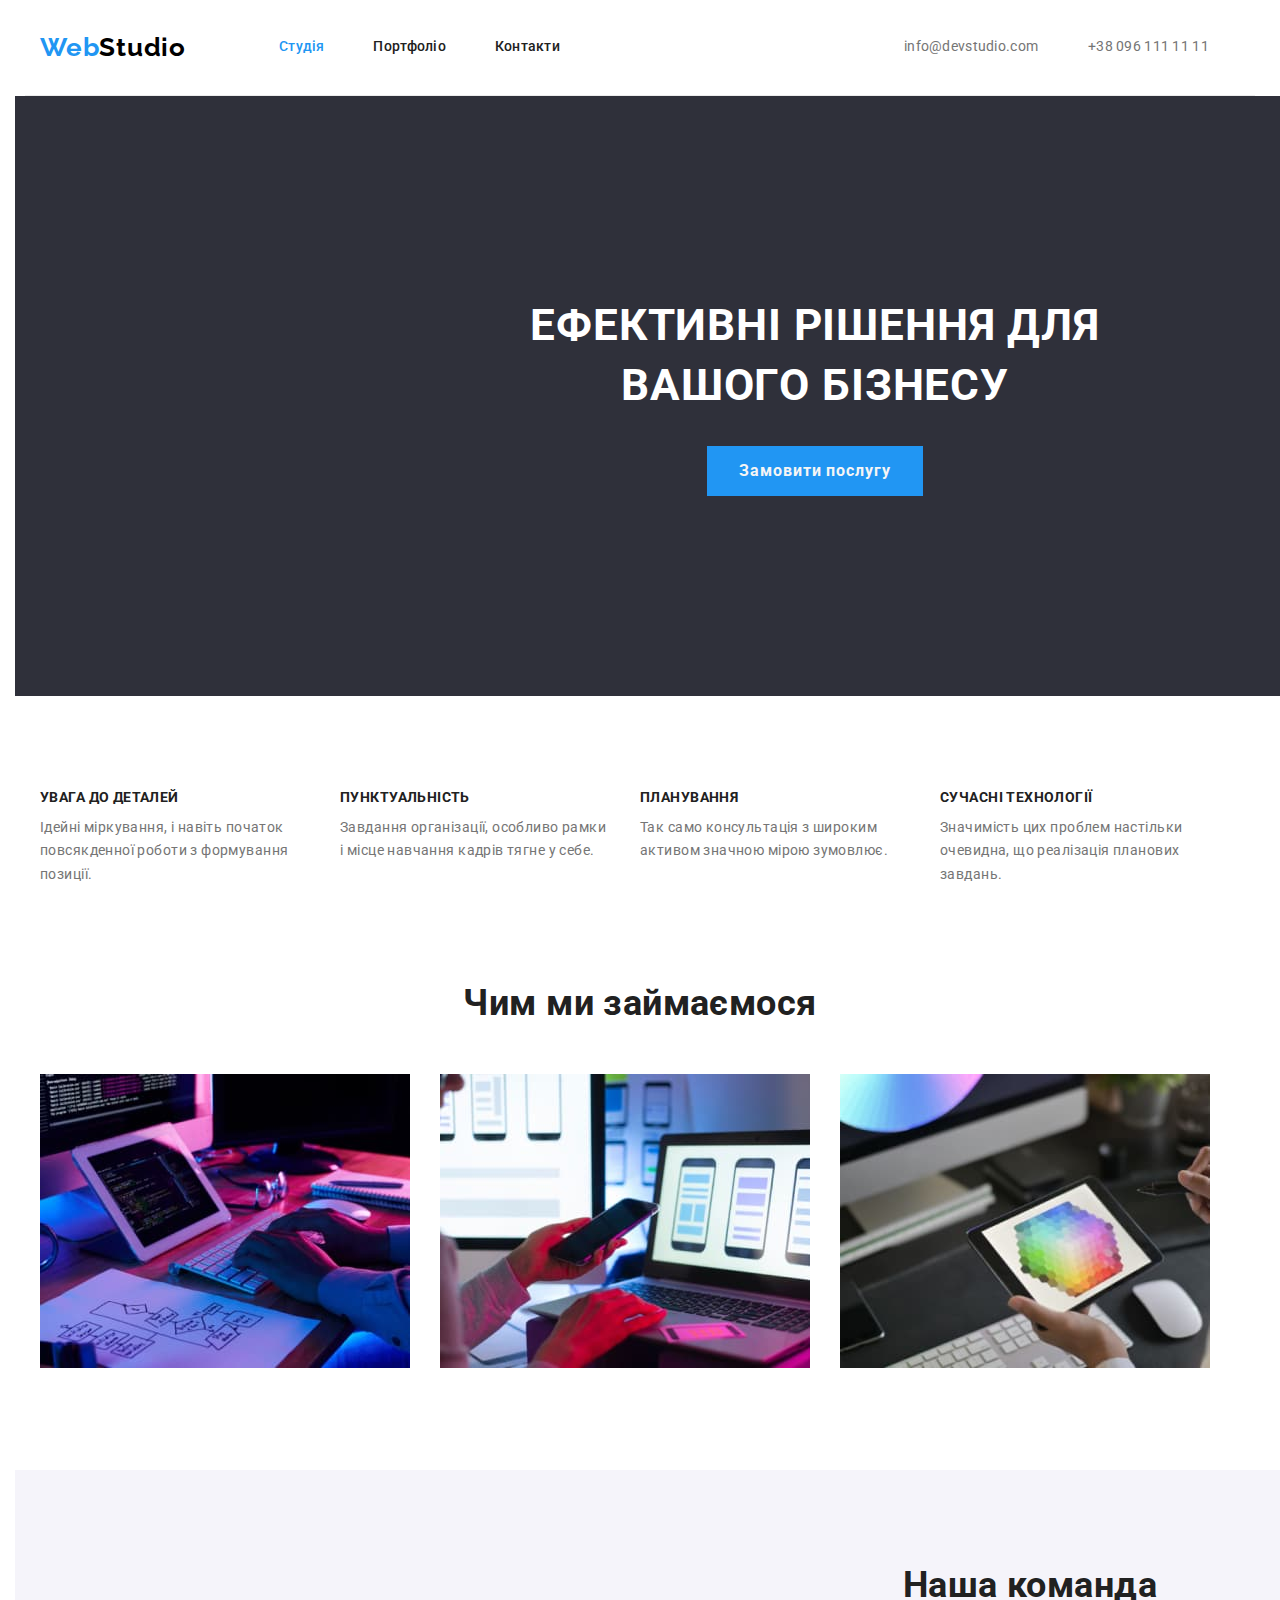
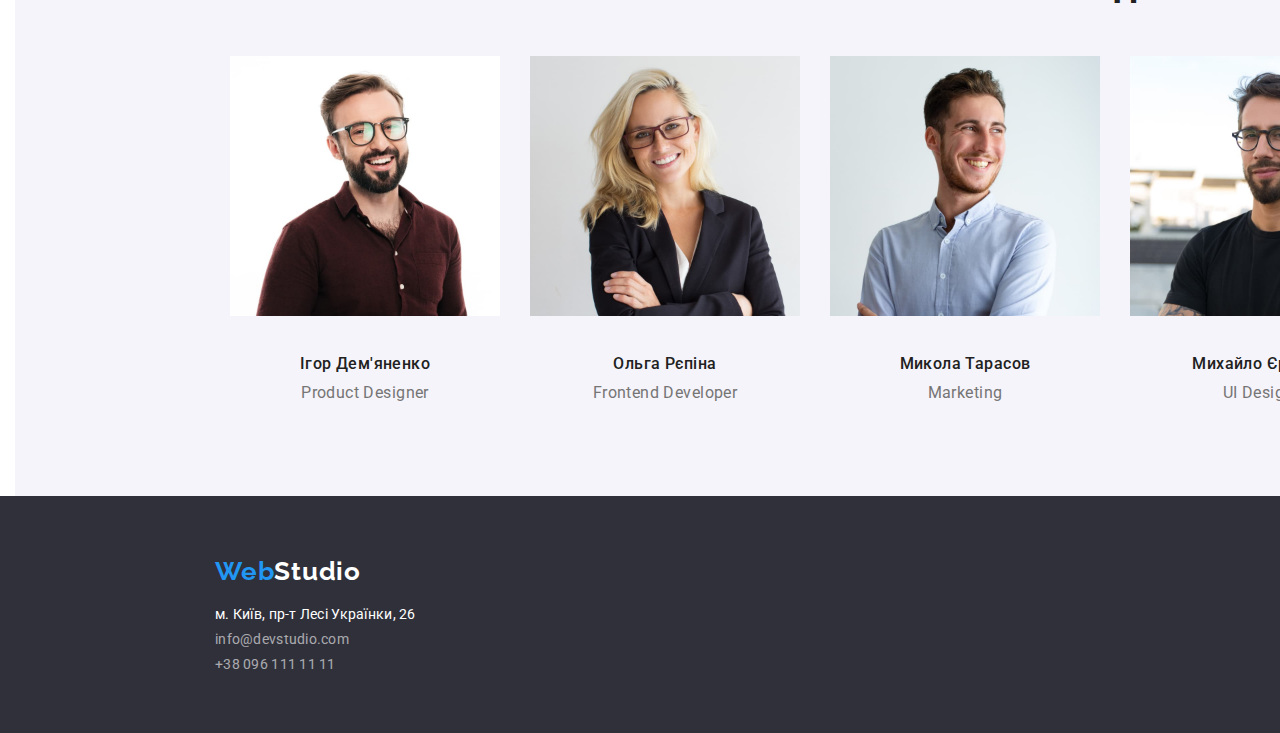
<file: index.html>
<!DOCTYPE html>
<html lang="uk">
<head>
    <meta charset="UTF-8"/>
    <meta http-equiv="X-UA-Compatible" content="IE=edge"/>
    <meta name="viewport" content="width=device-width, initial-scale=1.0"/>
    <title>Web Studio</title>
    <link href="https://fonts.googleapis.com/css2?family=Raleway:wght@700&family=Roboto:wght@400;500;700;900&display=swap" rel="stylesheet">
    <link rel="stylesheet" href="https://cdnjs.cloudflare.com/ajax/libs/modern-normalize/1.1.0/modern-normalize.min.css" integrity="sha512-wpPYUAdjBVSE4KJnH1VR1HeZfpl1ub8YT/NKx4PuQ5NmX2tKuGu6U/JRp5y+Y8XG2tV+wKQpNHVUX03MfMFn9Q==" crossorigin="anonymous" referrerpolicy="no-referrer" />
    <link rel="stylesheet" href="./css/styles.css"/>
</head>
<body class="page">
    <div class="container-header">
        <header class="links header">
            <nav class="main-nav">
                <a href="./index.html" class="logo link"><span>Web</span>Studio</a>
                <ul class="list nav header">
                    <li><a href="./index.html" class="list-nav link current">Студія</a></li>
                    <li><a href="./portfolio.html" class="list-nav link">Портфоліо</a></li>
                    <li><a href="" class="list-nav link">Контакти</a></li>
                </ul>
            </nav>
            <ul class="list contacts">
                <li><a href="mailto:info@devstudio.com" class="contacts link header">info@devstudio.com</a></li>
                <li><a href="tel:+380961111111" class="contacts link header">+38 096 111 11 11</a></li>
            </ul>
        </header>
    </div>
    <main>
        <!--блок-герой-->
        <div class="container-hero">
            <section class="section hero">
                <h1 class="title-hero">Ефективні рішення для вашого бізнесу</h1>
                <button type="button" class="button primary order">Замовити послугу</button>
            </section>
        </div>
        <!--перелік переваг-->
        <div class="container-advantages">
            <section class="section">
                <h2 class="section-title visually-hidden">Перелік переваг</h2>
                <ul class="list advantages">
                    <li class="holder-advantages">
                        <h3 class="title-advantage">УВАГА ДО ДЕТАЛЕЙ</h3>
                        <p>Ідейні міркування, і навіть початок повсякденної роботи з формування позиції.</p>
                    </li>
                    <li class="holder-advantages">
                        <h3 class="title-advantage">ПУНКТУАЛЬНІСТЬ</h3>
                        <p>Завдання організації, особливо рамки і місце навчання кадрів тягне у себе.</p>
                    </li>
                    <li class="holder-advantages">
                        <h3 class="title-advantage">ПЛАНУВАННЯ</h3>
                        <p>Так само консультація з широким активом значною мірою зумовлює.</p>
                    </li>
                    <li class="holder-advantages">
                        <h3 class="title-advantage">СУЧАСНІ ТЕХНОЛОГІЇ</h3>
                        <p>Значимість цих проблем настільки очевидна, що реалізація планових завдань.</p>
                    </li>
                </ul>
            </section>
        </div>
        <!--чим ми займаємося-->
        <div class="container-profile">
            <section class="section profile">
                <h2 class="section-title">Чим ми займаємося</h2>
                <!--фото контент-->
                <ul class="list profile">
                    <li>
                        <img src="./images/box-1.jpg" alt="Людина друкує на клавіатурі" width="370"/>
                    </li>
                    <li>
                        <img src="./images/box-2.jpg" alt="Телефон в руках людини" width="370"/>
                    </li>
                    <li>
                        <img src="./images/box-3.jpg" alt="Планшет і стилус в руках людини" width="370"/>
                    </li>
                </ul>
            </section>
        </div>
        <!--Наша команда-->
        <div class="container-team">
            <section class="section team">
                <h2 class="section-title">Наша команда</h2>
                <ul class="list team">
                    <li>
                        <img src="./images/team-card-1.jpg" alt="Фото Ігор Дем'яненко" width="270"/>
                        <h3 class="title-name">Ігор Дем'яненко</h3>
                        <p class="title-position">Product Designer</p>
                    </li>
                    <li>
                        <img src="./images/team-card-2.jpg" alt="Фото Ольга Рєпіна" width="270"/>
                        <h3 class="title-name">Ольга Рєпіна</h3>
                        <p class="title-position">Frontend Developer</p>
                    </li>
                    <li>
                        <img src="./images/team-card-3.jpg" alt="Фото Микола Тарасов" width="270"/>
                        <h3 class="title-name">Микола Тарасов</h3>
                        <p class="title-position">Marketing</p>
                    </li>
                    <li>
                        <img src="./images/team-card-4.jpg" alt="фото Михайло Єрмаков" width="270"/>
                        <h3 class="title-name">Михайло Єрмаков</h3>
                        <p class="title-position">UI Designer</p>
                    </li>
                </ul>
            </section>
        </div>
    </main>
    <footer class="links footer">
        <div class="container-footer">
            <a href="./index.html" class="logo link"><span>Web</span>Studio</a>
            <address class="contacts-list">
                <ul class="list">
                    <li><a href="https://goo.gl/maps/gEgkedTg2fkSHyE56" target="_blank" rel="noopener noreferrer" class="address link">м. Київ, пр-т Лесі Українки, 26</a></li> 
                    <li><a href="mailto:info@devstudio.com" class="contacts link">info@devstudio.com</a></li>
                    <li><a href="tel:+380961111111" class="contacts link">+38 096 111 11 11</a></li>
                </ul>
            </address>
        </div>
    </footer>
</body>
</html>
</file>
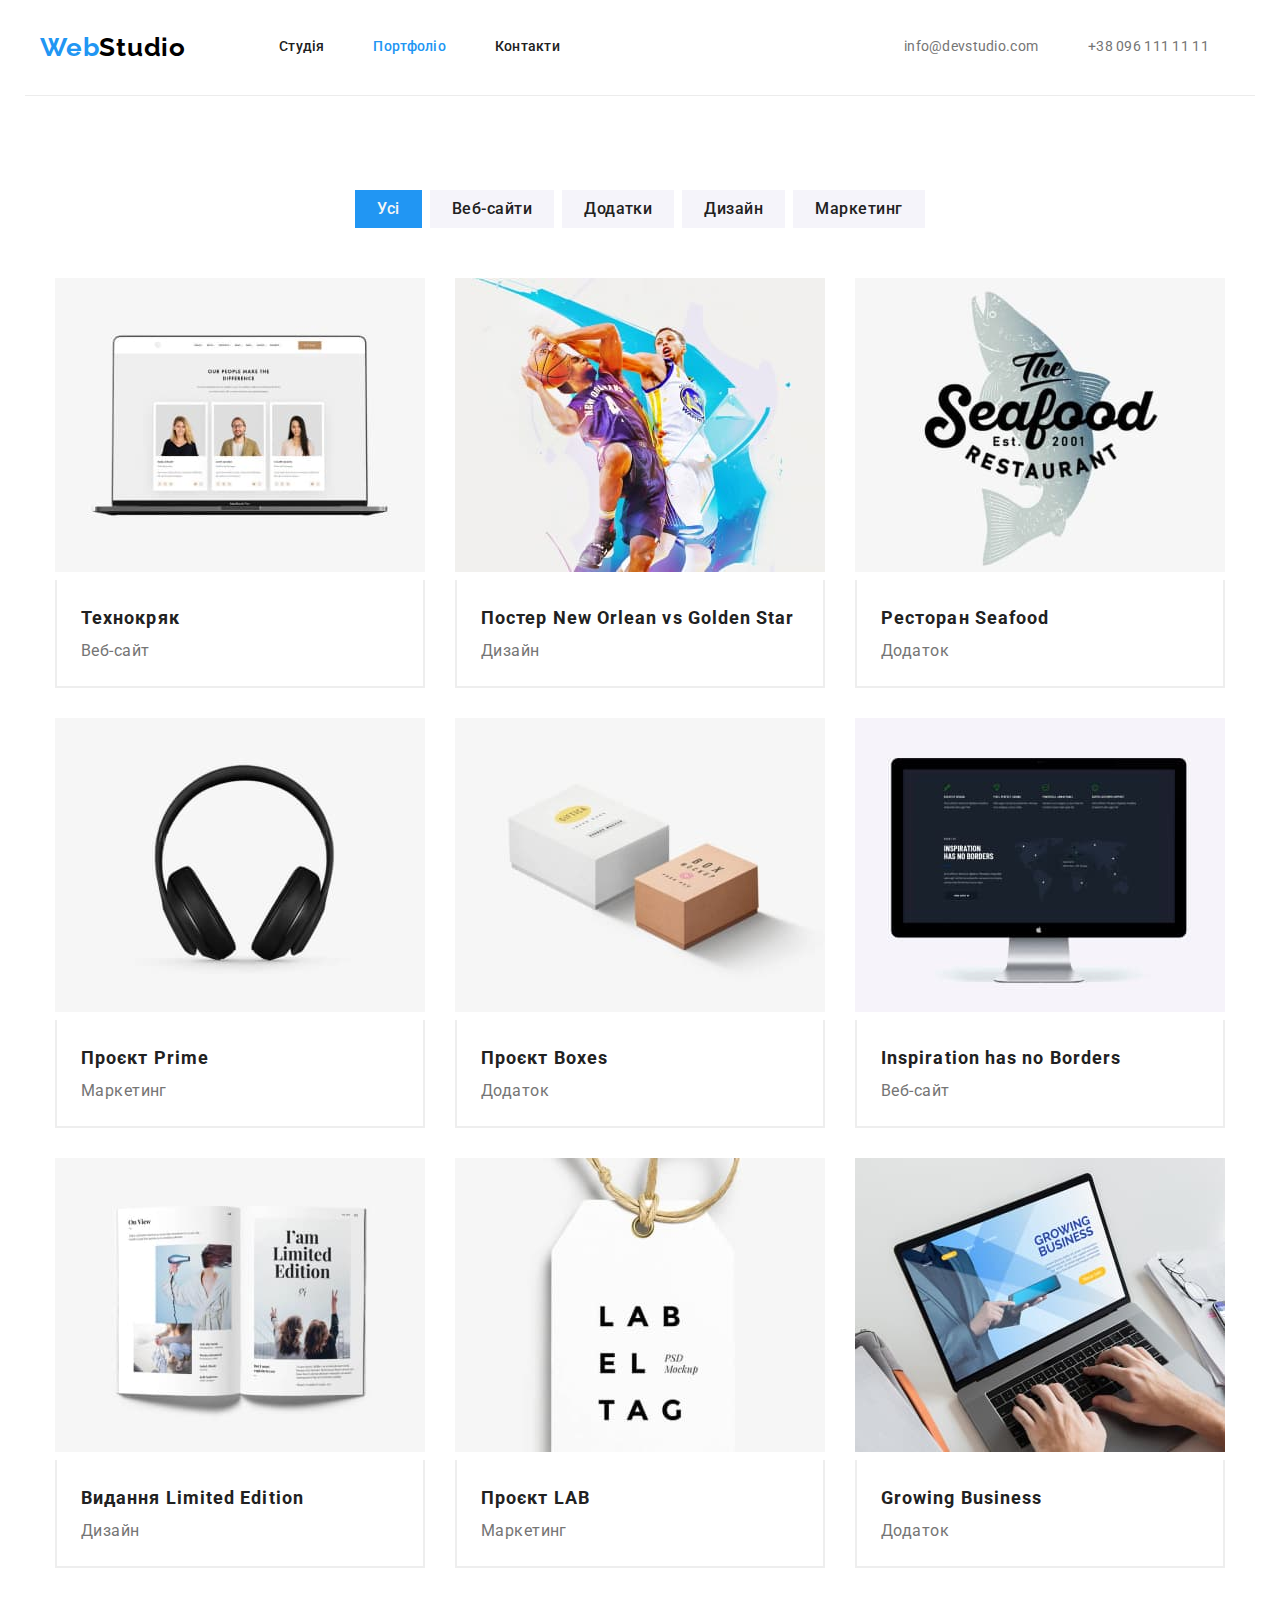
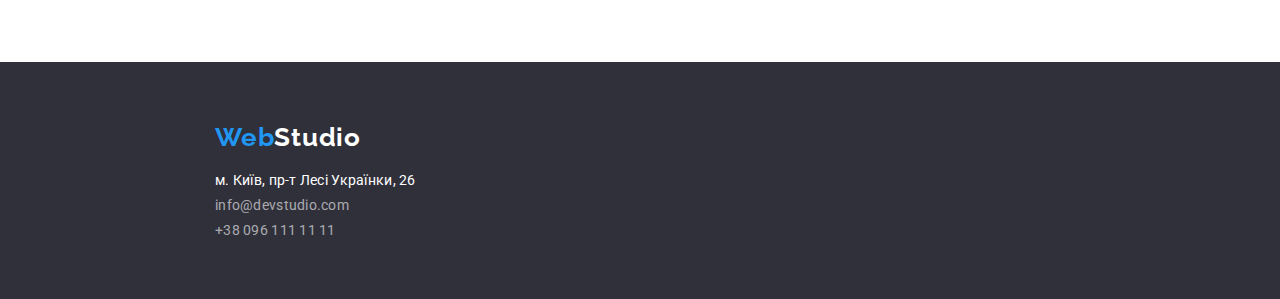
<file: portfolio.html>
<!DOCTYPE html>
<html lang="uk">
<head>
    <meta charset="UTF-8"/>
    <meta http-equiv="X-UA-Compatible" content="IE=edge"/>
    <meta name="viewport" content="width=device-width, initial-scale=1.0"/>
    <title>Web Studio</title>
    <link href="https://fonts.googleapis.com/css2?family=Raleway:wght@700&family=Roboto:wght@400;500;700;900&display=swap" rel="stylesheet">
    <link rel="stylesheet" href="https://cdnjs.cloudflare.com/ajax/libs/modern-normalize/1.1.0/modern-normalize.min.css" integrity="sha512-wpPYUAdjBVSE4KJnH1VR1HeZfpl1ub8YT/NKx4PuQ5NmX2tKuGu6U/JRp5y+Y8XG2tV+wKQpNHVUX03MfMFn9Q==" crossorigin="anonymous" referrerpolicy="no-referrer" />
    <link rel="stylesheet" href="./css/styles.css"/>
</head>
<body class="page">
    <div class="container-header">
        <header class="links header">
            <nav class="main-nav">
                <a href="./index.html" class="logo link"><span>Web</span>Studio</a>
                <ul class="list nav header">
                    <li><a href="./index.html" class="list-nav link">Студія</a></li>
                    <li><a href="./portfolio.html" class="list-nav link current">Портфоліо</a></li>
                    <li><a href="" class="list-nav link">Контакти</a></li>
                </ul>
            </nav>
            <ul class="list contacts">
                <li><a href="mailto:info@devstudio.com" class="contacts link header">info@devstudio.com</a></li>
                <li><a href="tel:+380961111111" class="contacts link header">+38 096 111 11 11</a></li>
            </ul>
        </header>
    </div>
    <main>
        <div class="container-examples">
            <section class="section examples-items">
                <h1 class="visually-hidden">Examples</h1>
                <ul class="list examples buttons">
                    <li><button type="button" class="button primary">Усі</button></li>
                    <li><button type="button" class="button">Веб-сайти</button></li>
                    <li><button type="button" class="button">Додатки</button></li>
                    <li><button type="button" class="button">Дизайн</button></li>
                    <li><button type="button" class="button">Маркетинг</button></li>
                </ul>
                <div>
                    <ul class="list examples images">
                        <li>
                            <a href="" class="link">
                                <img src="./images/project-1.jpg" alt="Зображення веб-сайту сторінки" width="370"/>
                                <div class="portfolio-holder">
                                    <h2 class="title-portfolio">Технокряк</h2>
                                    <p class="portfolio-description">Веб-сайт</p>
                                </div>
                            </a>
                        </li>
                        <li>
                            <a href="" class="link">
                                <img src="./images/project-2.jpg" alt="Постер з баскетболістами" width="370"/>
                                <div class="portfolio-holder">
                                    <h2 class="title-portfolio">Постер New Orlean vs Golden Star</h2>
                                    <p class="portfolio-description">Дизайн</p>
                                </div>
                            </a>
                        </li>
                        <li>
                            <a href="" class="link">
                                <img src="./images/project-3.jpg" alt="Лого ресторану" width="370"/>
                                <div class="portfolio-holder">
                                    <h2 class="title-portfolio">Ресторан Seafood</h2>
                                    <p class="portfolio-description">Додаток</p>
                                </div>
                            </a>
                        </li>
                        <li>
                            <a href="" class="link">
                                <img src="./images/project-4.jpg" alt="Навушники" width="370"/>
                                <div class="portfolio-holder">
                                    <h2 class="title-portfolio">Проєкт Prime</h2>
                                    <p class="portfolio-description">Маркетинг</p>
                                </div>
                            </a>
                        </li>
                        <li>
                            <a href="" class="link">
                                <img src="./images/project-5.jpg" alt="Зображення коробок" width="370"/>
                                <div class="portfolio-holder">
                                    <h2 class="title-portfolio">Проєкт Boxes</h2>
                                    <p class="portfolio-description">Додаток</p>
                                </div>
                            </a>
                        </li>
                        <li>
                            <a href="" class="link">
                                <img src="./images/project-6.jpg" alt="Монітор з зображенням сайту" width="370"/>
                                <div class="portfolio-holder">
                                    <h2 class="title-portfolio">Inspiration has no Borders</h2>
                                    <p class="portfolio-description">Веб-сайт</p>
                                </div>
                            </a>
                        </li>
                        <li>
                            <a href="" class="link">
                                <img src="./images/project-7.jpg" alt="Книга видання" width="370"/>
                                <div class="portfolio-holder">
                                    <h2 class="title-portfolio">Видання Limited Edition</h2>
                                    <p class="portfolio-description">Дизайн</p>
                                </div>
                            </a>
                        </li>
                        <li>
                            <a href="" class="link">
                                <img src="./images/project-8.jpg" alt="Етикетка з підписом" width="370"/>
                                <div class="portfolio-holder">
                                    <h2 class="title-portfolio">Проєкт LAB</h2>
                                    <p class="portfolio-description">Маркетинг</p>
                                </div>
                            </a>
                        </li>
                        <li>
                            <a href="" class="link">
                                <img src="./images/project-9.jpg" alt="Ноутбук зі сторінкою додатку" width="370"/>
                                <div class="portfolio-holder">
                                    <h2 class="title-portfolio">Growing Business</h2>
                                    <p class="portfolio-description">Додаток</p>
                                </div>
                            </a>
                        </li>
                    </ul>
                </div>
            </section>
        </div>
    </main>
    <footer class="links footer">
        <div class="container-footer">
            <a href="./index.html" class="logo link"><span>Web</span>Studio</a>
            <address class="contacts-list">
                <ul class="list">
                    <li><a href="https://goo.gl/maps/gEgkedTg2fkSHyE56" target="_blank" rel="noopener noreferrer" class="address link">м. Київ, пр-т Лесі Українки, 26</a></li> 
                    <li><a href="mailto:info@devstudio.com" class="contacts link">info@devstudio.com</a></li>
                    <li><a href="tel:+380961111111" class="contacts link">+38 096 111 11 11</a></li>
                </ul>
            </address>
        </div>
    </footer>
</body>
</html>
</file>
<file: css/styles.css>
:root {
    --primary-text-color: #757575;
    --title-text-color: #212121;
    --secondary-text-color: #FFFFFF;
    --accent-color: #2196F3;
    --primary-background-color: #F5F5F5;
    --secondary-background-color: #2F303A;
    --section-background-color: #F5F4FA;
    --hero-title-color: #FFFFFF;
    --primary-logo-color: #000000;
    --secondary-logo-color: #2196F3;
    --color-contacts: rgba(255, 255, 255, 0.6);
    --color-borders: #EEEEEE;
}

body {
    /* background-color: var(--primary-background-color); */
    color: var(--primary-text-color);
    font-family: 'Roboto', sans-serif;
    letter-spacing: 0.03em;
    font-size: 14px;
    line-height: 1.71;
    margin: 0;
}

h1, h2, h3, p, ul {
    margin: 0;
}

ul {
    padding: 0;
}

.link {
    text-decoration: none;
}

.link.current {
    color: var(--accent-color);
}

.visually-hidden {
    position: absolute;
    width: 1px;
    height: 1px;
    margin: -1px;
    border: 0;
    padding: 0;
    
    white-space: nowrap;
    clip-path: inset(100%);
    clip: rect(0 0 0 0);
    overflow: hidden;
  }

  .section {
    padding: 94px 0;
  }

  /*--------------- HEADER ------------------*/

.container-header {
    width: 1200px;
    margin: 0 auto;
    padding: 0 15px;
    border-bottom: 1px solid #ECECEC;
}

.main-nav {
    display: flex;
}

.list.contacts {
    display: flex;
    min-width: 307px;
}


.logo {
    font-family: 'Raleway';
    font-weight: 700;
    font-size: 26px;
    line-height: 1.19;
    margin-right: 93px;
}

header .logo {
    color: var(--primary-logo-color);
}

footer .logo {
    color: var(--secondary-text-color);
}

.logo span {
    color: var(--secondary-logo-color);
}

.links {
    letter-spacing: 0.02em;
    font-size: 14px;
    line-height: 1.14;
    display: flex;
    align-items: center;
}

.links.header a {
    padding: 32px 0;
}

.links .logo {
    letter-spacing: 0.03em;
}

.list.nav.header,
.list.contacts {
    display: flex;
    align-items: center;
}

.list.nav.header {
    width: 281px;
    justify-content: space-between;
    margin-right: 344px;
}

.section-title {
    color: var(--title-text-color);
    font-size: 36px;
    line-height: 1.17;
}

.title-advantage {
    color: var(--title-text-color);
    font-size: 14px;
    line-height: 1.14;
    margin-bottom: 10px;
}

.title-name {
    color: var(--title-text-color);
    font-size: 16px;
    font-weight: 500;
    line-height: 1.19;
}

.title-position {
    font-size: 16px;
    line-height: 1.19;
}

/*------------------------- HERO --------------------------*/

.container-hero {
    width: 1600px;
    margin: 0 auto;
    padding: 0 15px;
}
.title-hero {
    color: var(--hero-title-color);
    font-size: 44px;
    line-height: 1.36;
    text-transform: uppercase;
    max-width: 696px;
    margin-bottom: 30px;
    text-align: center;
}

.section.hero {
    background-color: var(--secondary-background-color);
    letter-spacing: 0.06em;
    padding: 200px 0 200px 0;
    text-align: center;
}

.section.hero h1 {
    margin: auto;
    margin-bottom: 30px;
}

/*--------------------- ADVANTAGES --------------------------*/

.container-advantages {
    width: 1200px;
    margin: 0 auto;
    padding: 0 15px;
}

.list.advantages {
    display: flex;
}

.list.advantages li:not(:last-child) {
    margin-right: 30px;
}

.holder-advantages {
    max-width: 270px;
    min-height: 98px;
}

/*---------------------- PROFILE ---------------------------*/

.container-profile {
    width: 1200px;
    margin: 0 auto;
    padding: 0 15px;
}

.section.profile {
    padding-top: 0;
}

.list.profile {
    display: flex;
    padding: 0;
}

.list.profile li:not(:last-child) {
    margin-right: 30px;
}

.section.profile .section-title {
    margin-bottom: 50px;
    text-align: center;
}

/*----------------------- TEAM -----------------------------*/

.container-team {
    width: 100%;
    margin: 0 auto;
    padding: 0 15px;
    background-size: 100%;
}

.section.team {
    width: 1600px;
    margin: 0 auto;
    background-color: var(--section-background-color);
    padding-left: 215px;
    padding-right: 215px;
}

.section.team .section-title {
    text-align: center;
    margin-bottom: 50px;
}

.section.team img {
    margin-bottom: 30px;
}

.list.team {
    display:flex;
}

.list.team li:not(:last-child) {
    margin-right: 30px;
}

.list.team .title-name {
    margin-bottom: 10px;
    text-align: center;
}

.list.team .title-position {
    text-align: center;
}

/*----------------------- PORTFOLIO ------------------------*/

.title-portfolio {
    color: var(--title-text-color);
    letter-spacing: 0.06em;
    font-weight: 700;
    font-size: 18px;
    line-height: 2;
}

.title-portfolio:hover,
.title-portfolio:focus {
    color: var(--accent-color);
}

.list {
    list-style: none;
}

.list.contacts {
    color: var(--primary-text-color);
}

.portfolio-description {
    color: var(--primary-text-color);
    font-size: 16px;
    line-height: 1.88; 
}

.links a:hover,
.links a:focus,
.address:hover,
.address:focus {
    color: var(--accent-color);
}

.link:hover,
.link:focus {
    color: var(--accent-color);
}

.list-nav {
    color: var(--title-text-color);
    font-weight: 500;
}

.button {
    color: var(--title-text-color);
    background-color: var(--section-background-color);
    font-family: inherit;
    letter-spacing: 0.03em;
    font-weight: 500;
    font-size: 16px;
    line-height: 1.63;
    cursor: pointer;
    padding: 6px 22px;
    border: none;
}

.button:hover,
.button:focus {
    color: var(--secondary-text-color);
    background-color: var(--accent-color);
}

.button.primary {
    color: var(--primary-background-color);
    background-color: var(--accent-color);
}

.button.primary:hover,
.button.primary:focus {
    color: var(--accent-color);
    background-color: var(--primary-background-color);
}

.button.primary.order {
    letter-spacing: 0.06em;
    font-size: 16px;
    line-height: 1.88;
    font-weight: 700;
    min-width: 216px;
    height: 50px;
}

.button.primary.order:hover,
.button.primary.order:focus {
    color: var(--accent-color);
    background-color: var(--primary-background-color);
}

.address {
    color: var(--secondary-text-color);
}

.contacts-list {
    font-style: inherit;
}

.contacts.link {
    color: var(--color-contacts);
}

.contacts.link.header {
    color: var(--primary-text-color);
}

.list.contacts li:not(:last-child) {
    margin-right: 50px;
}

.contacts.link.header:hover,
.contacts.link.header:focus {
    color: var(--accent-color);
}

.contacts:hover,
.contacts:focus {
    color: var(--accent-color);
}

/*------------------------ EXAMPLES ----------------------*/

.container-examples{
    width: 1200px;
    margin: 0 auto;
    padding: 0 15px;
}

.list.examples {
    display: flex;
    justify-content: center;
}

.list.examples.buttons {
    margin-bottom: 50px;
}

.list.examples.buttons li:not(:last-child) {
    margin-right: 8px;
}

.list.examples.images {
    flex-wrap: wrap;
    padding: 0;
    gap: 30px;
}

.portfolio-holder {
    padding: 20px 24px;
    border-bottom: 2px solid var(--color-borders);
    border-left: 2px solid var(--color-borders);
    border-right: 2px solid var(--color-borders);
}

.examples-items {
    padding-top: 94px;
}

/*------------------------- FOOTER -------------------------*/

.container-footer {
    width: 1600px;
    margin: 0 auto;
    padding: 60px 0 60px 215px;
    background-color: var(--secondary-background-color);
}


.container-footer .logo.link {
    display: flex;
    margin-bottom: 20px;
}

.container-footer .list li:not(:last-child) {
    margin-bottom: 9px;
}
</file>
